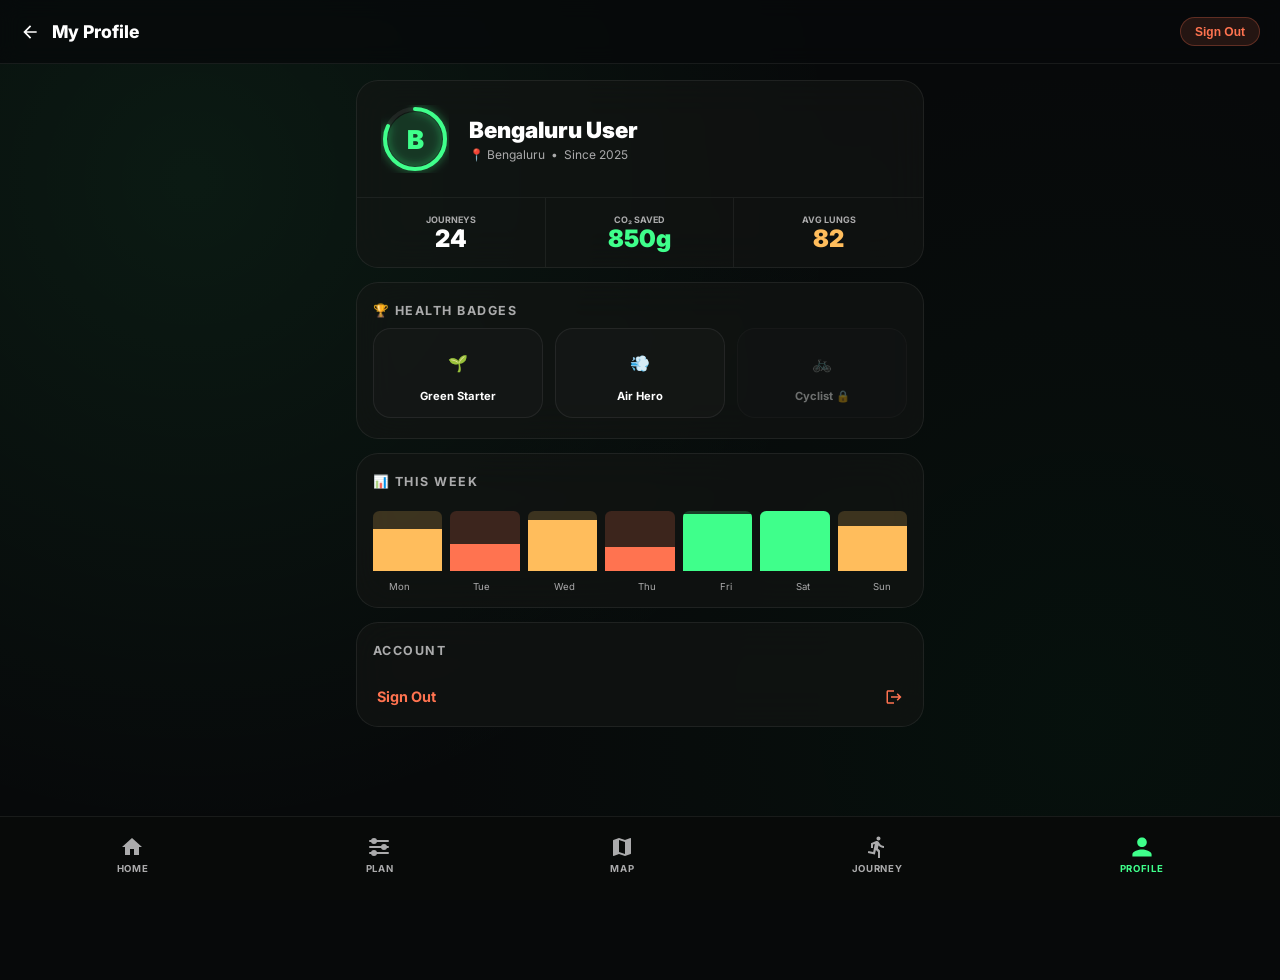
<file: frontend/profile.html>
<!DOCTYPE html>
<html lang="en">

<head>
  <meta charset="utf-8" />
  <meta name="viewport" content="width=device-width,initial-scale=1" />
  <title>GreenPulse — Profile</title>
  <link href="https://fonts.googleapis.com/css2?family=Inter:wght@300;400;600;700;800;900&display=swap"
    rel="stylesheet" />
  <link rel="stylesheet" href="assets/styles.css" />
  <style>
    :root {
      --primary: #3fff8b;
      --surface: #07090a;
      --card-bg: rgba(20, 22, 21, 0.6);
      --border: rgba(255, 255, 255, 0.07);
    }

    body {
      min-height: 100dvh;
      padding-bottom: 90px;
      background: var(--surface);
      color: #fff;
      font-family: 'Inter', sans-serif;
      overflow-x: hidden;
    }

    .page {
      max-width: 600px;
      margin: 0 auto;
      padding: 5rem 1rem 1rem;
    }

    /* Card & Layout Components */
    .card {
      background: var(--card-bg);
      backdrop-filter: blur(20px);
      border-radius: 1.375rem;
      border: 1px solid var(--border);
      overflow: hidden;
      margin-bottom: 0.875rem;
    }

    .sec-title {
      font-size: .78rem;
      font-weight: 700;
      text-transform: uppercase;
      letter-spacing: .12em;
      color: #ababac;
      display: flex;
      align-items: center;
      gap: .5rem;
      padding: 1.25rem 1rem .625rem;
    }

    /* Avatar Ring Logic */
    .avatar-wrap {
      position: relative;
      width: 68px;
      height: 68px;
      flex-shrink: 0;
    }

    .avatar-letter {
      position: absolute;
      inset: 7px;
      border-radius: 50%;
      display: flex;
      align-items: center;
      justify-content: center;
      font-size: 1.625rem;
      font-weight: 900;
      color: var(--primary);
      background: rgba(63, 255, 139, 0.15);
    }

    /* Stat Strip */
    .stat-strip {
      display: grid;
      grid-template-columns: 1fr 1fr 1fr;
      border-top: 1px solid rgba(255, 255, 255, .06);
    }

    .sc {
      display: flex;
      flex-direction: column;
      align-items: center;
      padding: 1rem .5rem;
      gap: .15rem;
    }

    .sc:not(:last-child) {
      border-right: 1px solid rgba(255, 255, 255, .06);
    }

    .sc-big {
      font-size: 1.5rem;
      font-weight: 900;
      line-height: 1;
    }

    .sc-tiny {
      font-size: .56rem;
      font-weight: 700;
      text-transform: uppercase;
      color: #ababac;
    }

    /* Badge Grid */
    .badge-grid {
      display: grid;
      grid-template-columns: repeat(3, 1fr);
      gap: .75rem;
      padding: 0 1rem 1.25rem;
    }

    .bdg {
      display: flex;
      flex-direction: column;
      align-items: center;
      gap: .375rem;
      padding: .875rem .5rem;
      border-radius: 1.125rem;
      background: rgba(24, 26, 25, .6);
      border: 1px solid var(--border);
      text-align: center;
      transition: transform .2s;
    }

    .bdg-icon {
      width: 2.5rem;
      height: 2.5rem;
      border-radius: 50%;
      display: flex;
      align-items: center;
      justify-content: center;
    }

    /* Weekly Chart */
    .week-bars {
      display: flex;
      align-items: flex-end;
      gap: .5rem;
      height: 72px;
      padding: 0 1rem;
    }

    .wbar-wrap {
      flex: 1;
      display: flex;
      flex-direction: column;
      align-items: center;
      justify-content: flex-end;
    }

    .wbar-bg {
      width: 100%;
      border-radius: .4rem .4rem 0 0;
      position: relative;
      overflow: hidden;
    }

    .wbar-fill {
      position: absolute;
      bottom: 0;
      left: 0;
      right: 0;
      height: 0;
      transition: height 1s cubic-bezier(.4, 0, .2, 1);
    }

    /* Toggles */
    .tog {
      position: relative;
      width: 42px;
      height: 23px;
    }

    .tog input {
      opacity: 0;
      width: 0;
      height: 0;
    }

    .tog-sl {
      position: absolute;
      inset: 0;
      border-radius: 999px;
      background: rgba(255, 255, 255, .1);
      cursor: pointer;
      transition: .25s;
    }

    .tog-sl::before {
      content: '';
      position: absolute;
      width: 17px;
      height: 17px;
      left: 3px;
      top: 3px;
      background: #ababac;
      border-radius: 50%;
      transition: .25s;
    }

    .tog input:checked+.tog-sl {
      background: rgba(63, 255, 139, 0.4);
    }

    .tog input:checked+.tog-sl::before {
      transform: translateX(19px);
      background: var(--primary);
    }

    /* Animation */
    @keyframes slideUp {
      from {
        opacity: 0;
        transform: translateY(20px);
      }

      to {
        opacity: 1;
        transform: translateY(0);
      }
    }

    .page>* {
      animation: slideUp .45s cubic-bezier(.32, .72, 0, 1) both;
    }

    .page>*:nth-child(n) {
      animation-delay: calc(0.05s * var(--i, 1));
    }

    .top-bar {
      position: fixed;
      top: 0;
      left: 0;
      right: 0;
      height: 64px;
      display: flex;
      align-items: center;
      justify-content: space-between;
      padding: 0 1.25rem;
      background: rgba(7, 9, 10, 0.8);
      backdrop-filter: blur(10px);
      border-bottom: 1px solid var(--border);
      z-index: 100;
    }

    .sign-out-btn {
      padding: .4rem .875rem;
      border-radius: 999px;
      background: rgba(255, 113, 80, .12);
      border: 1px solid rgba(255, 113, 80, .28);
      color: #ff7350;
      font-size: .75rem;
      font-weight: 700;
      cursor: pointer;
    }
  </style>
</head>

<body class="bio-glow">

  <header class="top-bar">
    <div style="display:flex;align-items:center;gap:.75rem;">
      <a href="dashboard.html" style="text-decoration:none; color:white; display:flex; align-items:center;">
        <svg viewBox="0 0 24 24" width="20" height="20" fill="currentColor">
          <path d="M20 11H7.83l5.59-5.59L12 4l-8 8 8 8 1.41-1.41L7.83 13H20v-2z" />
        </svg>
      </a>
      <span style="font-size:1.1rem;font-weight:800;">My Profile</span>
    </div>
    <button onclick="doLogout()" class="sign-out-btn">Sign Out</button>
  </header>

  <div class="page">
    <div class="card" style="--i:1">
      <div style="padding:1.5rem;display:flex;align-items:center;gap:1.25rem;">
        <div class="avatar-wrap">
          <svg width="68" height="68" viewBox="0 0 68 68" style="transform:rotate(-90deg);position:absolute;">
            <circle cx="34" cy="34" r="30" fill="transparent" stroke="rgba(255,255,255,.07)" stroke-width="4" />
            <circle id="av-ring" cx="34" cy="34" r="30" fill="transparent" stroke="#3fff8b" stroke-width="4"
              stroke-linecap="round" stroke-dasharray="188.5" stroke-dashoffset="188.5"
              style="filter:drop-shadow(0 0 5px rgba(63,255,139,.6)); transition: 1.2s ease;" />
          </svg>
          <div class="avatar-letter" id="av-letter">B</div>
        </div>
        <div>
          <div id="p-name" style="font-size:1.4rem;font-weight:900;">Bengaluru User</div>
          <div id="p-meta"
            style="font-size:.75rem;color:#ababac;margin-top:4px;display:flex;align-items:center;gap:6px;">
            <span id="p-city">📍 Bengaluru</span> • <span id="p-since">Since 2025</span>
          </div>
        </div>
      </div>
      <div class="stat-strip">
        <div class="sc">
          <div class="sc-tiny">Journeys</div>
          <div class="sc-big" id="sc-journeys">24</div>
        </div>
        <div class="sc">
          <div class="sc-tiny">CO₂ Saved</div>
          <div class="sc-big" id="sc-co2" style="color:var(--primary);">850g</div>
        </div>
        <div class="sc">
          <div class="sc-tiny">Avg Lungs</div>
          <div class="sc-big" id="sc-lungs" style="color:#ffbd5c;">82</div>
        </div>
      </div>
    </div>

    <div class="card" style="--i:2">
      <div class="sec-title">🏆 Health Badges</div>
      <div class="badge-grid" id="badge-grid">
        <div class="bdg">
          <div class="bdg-icon">🌱</div>
          <div style="font-size:0.7rem;font-weight:700;">Green Starter</div>
        </div>
        <div class="bdg">
          <div class="bdg-icon">💨</div>
          <div style="font-size:0.7rem;font-weight:700;">Air Hero</div>
        </div>
        <div class="bdg" style="opacity:0.4">
          <div class="bdg-icon">🚲</div>
          <div style="font-size:0.7rem;font-weight:700;">Cyclist 🔒</div>
        </div>
      </div>
    </div>

    <div class="card" style="--i:3">
      <div class="sec-title">📊 This Week</div>
      <div class="week-bars" id="week-bars" style="margin-bottom:10px;">
        <div class="wbar-wrap" style="flex:1;">
          <div class="wbar-bg" style="height:60px; background:#ffbd5c30;">
            <div class="wbar-fill" style="height:70%; background:#ffbd5c;"></div>
          </div>
        </div>
        <div class="wbar-wrap" style="flex:1;">
          <div class="wbar-bg" style="height:60px; background:#ff735030;">
            <div class="wbar-fill" style="height:45%; background:#ff7350;"></div>
          </div>
        </div>
        <div class="wbar-wrap" style="flex:1;">
          <div class="wbar-bg" style="height:60px; background:#ffbd5c30;">
            <div class="wbar-fill" style="height:85%; background:#ffbd5c;"></div>
          </div>
        </div>
        <div class="wbar-wrap" style="flex:1;">
          <div class="wbar-bg" style="height:60px; background:#ff735030;">
            <div class="wbar-fill" style="height:40%; background:#ff7350;"></div>
          </div>
        </div>
        <div class="wbar-wrap" style="flex:1;">
          <div class="wbar-bg" style="height:60px; background:#3fff8b30;">
            <div class="wbar-fill" style="height:95%; background:#3fff8b;"></div>
          </div>
        </div>
        <div class="wbar-wrap" style="flex:1;">
          <div class="wbar-bg" style="height:60px; background:#3fff8b30;">
            <div class="wbar-fill" style="height:100%; background:#3fff8b;"></div>
          </div>
        </div>
        <div class="wbar-wrap" style="flex:1;">
          <div class="wbar-bg" style="height:60px; background:#ffbd5c30;">
            <div class="wbar-fill" style="height:75%; background:#ffbd5c;"></div>
          </div>
        </div>
      </div>
      <div style="display:flex;justify-content:space-around;padding-bottom:15px; font-size:0.6rem; color:#ababac;">
        <span>Mon</span><span>Tue</span><span>Wed</span><span>Thu</span><span>Fri</span><span>Sat</span><span>Sun</span>
      </div>
    </div>

    <div class="card" style="--i:4">
      <div class="sec-title">Account</div>
      <div class="set-row" onclick="doLogout()"
        style="display:flex;justify-content:space-between;padding:1.25rem;cursor:pointer;">
        <div style="color:#ff7350;font-weight:700; font-size:0.9rem;">Sign Out</div>
        <svg viewBox="0 0 24 24" width="18" height="18" fill="#ff7350">
          <path
            d="M17 7l-1.41 1.41L18.17 11H8v2h10.17l-2.58 2.58L17 17l5-5zM4 5h8V3H4c-1.1 0-2 .9-2 2v14c0 1.1.9 2 2 2h8v-2H4V5z" />
        </svg>
      </div>
    </div>
  </div>

  <nav id="bottom-nav"></nav>

  <script src="assets/app.js"></script>
  <script>
    function init() {
      // Avatar Progress Ring Animation
      const circ = 2 * Math.PI * 30;
      const ring = document.getElementById("av-ring");
      ring.style.strokeDasharray = circ;
      setTimeout(() => {
        ring.style.strokeDashoffset = circ - (0.82 * circ); // 82% progress
      }, 500);

      // Dynamic Bottom Nav (if your app.js supports it)
      if (typeof buildBottomNav === 'function') buildBottomNav("profile");
    }

    function doLogout() {
      if (confirm("Are you sure you want to sign out?")) {
        localStorage.removeItem("gp_user");
        window.location.href = "login.html";
      }
    }

    init();
  </script>
</body>

</html>
</file>
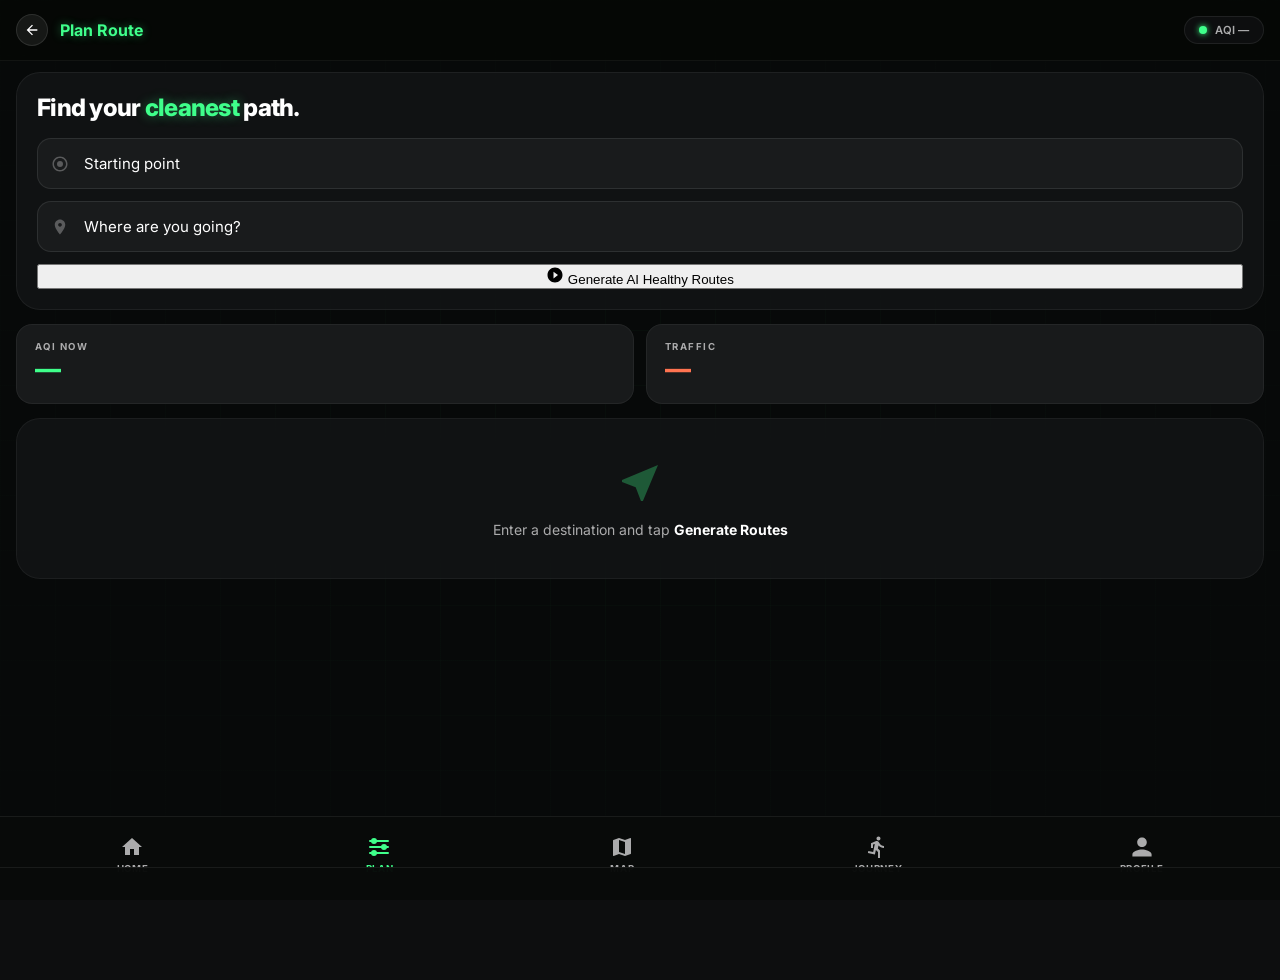
<file: frontend/route-planner.html>
<!DOCTYPE html>
<html lang="en">

<head>
  <meta charset="utf-8" />
  <meta name="viewport" content="width=device-width,initial-scale=1" />
  <title>GreenPulse — Plan Route</title>
  <link href="https://fonts.googleapis.com/css2?family=Inter:wght@300;400;600;700;800&display=swap" rel="stylesheet" />
  <link rel="stylesheet" href="assets/styles.css" />
  <style>
    .phone-frame {
      color: var(--on-surf);
      padding-bottom: 80px;
      min-height: 100dvh;
    }

    .map-bg {
      position: fixed;
      inset: 0;
      z-index: 0;
      background: #070909;
      overflow: hidden;
    }

    .map-grid {
      position: absolute;
      inset: 0;
      opacity: .07;
    }

    main {
      position: relative;
      z-index: 1;
      padding: 4.5rem 1rem 1.5rem;
    }

    .route-aqi-bar {
      height: 5px;
      border-radius: 999px;
      background: rgba(255, 255, 255, .06);
      overflow: hidden;
      margin: .5rem 0;
    }

    .route-aqi-fill {
      height: 100%;
      border-radius: 999px;
      transition: width .8s ease;
    }
  </style>
</head>

<body style="min-height:100dvh;">


  <!-- Map background -->
  <div class="map-bg">
    <svg class="map-grid" xmlns="http://www.w3.org/2000/svg" width="100%" height="100%">
      <defs>
        <pattern id="g" width="55" height="55" patternUnits="userSpaceOnUse">
          <path d="M55 0L0 0 0 55" fill="none" stroke="#3fff8b" stroke-width=".6" />
        </pattern>
      </defs>
      <rect width="100%" height="100%" fill="url(#g)" />
    </svg>
    <!-- Route preview SVG -->
    <svg id="route-svg" style="position:absolute;inset:0;width:100%;height:100%;z-index:1;pointer-events:none"
      xmlns="http://www.w3.org/2000/svg">
      <path d="M15% 85% Q 35% 55% 80% 18%" fill="none" stroke="#3fff8b" stroke-width="5" stroke-linecap="round"
        opacity=".5" style="filter:drop-shadow(0 0 8px #3fff8b)" />
      <path d="M15% 85% C 25% 65% 55% 40% 80% 18%" fill="none" stroke="#ffbd5c" stroke-width="3" stroke-linecap="round"
        opacity=".3" />
      <path d="M15% 85% C 5% 60% 65% 55% 80% 18%" fill="none" stroke="#ff7350" stroke-width="3" stroke-linecap="round"
        opacity=".22" />
    </svg>
    <div
      style="position:absolute;inset:0;background:radial-gradient(ellipse at center,transparent 20%,rgba(7,9,9,0.82) 80%);">
    </div>
  </div>

  <!-- Top bar -->
  <header class="top-bar">
    <div style="display:flex;align-items:center;gap:.75rem;">
      <a href="dashboard.html"
        style="width:2rem;height:2rem;border-radius:50%;background:rgba(255,255,255,.07);border:1px solid rgba(255,255,255,.1);display:flex;align-items:center;justify-content:center;text-decoration:none;color:#fff;flex-shrink:0;">
        <svg viewBox="0 0 24 24" width="16" height="16" fill="currentColor">
          <path d="M20 11H7.83l5.59-5.59L12 4l-8 8 8 8 1.41-1.41L7.83 13H20v-2z" />
        </svg>
      </a>
      <span style="font-size:1rem;font-weight:700;color:#3fff8b;text-shadow:0 0 10px rgba(63,255,139,.4);">Plan
        Route</span>
    </div>
    <div
      style="display:flex;align-items:center;gap:.5rem;padding:.35rem .875rem;border-radius:999px;background:rgba(18,19,21,.7);border:1px solid rgba(255,255,255,.08);">
      <div id="aqi-dot" style="width:8px;height:8px;border-radius:50%;background:#3fff8b;box-shadow:0 0 6px #3fff8b;">
      </div>
      <span style="font-size:.7rem;font-weight:600;color:#ababac;">AQI <span id="hdr-aqi">—</span></span>
    </div>
  </header>

  <main>
    <!-- Search panel -->
    <section class="glass"
      style="border-radius:1.5rem;padding:1.25rem;margin-bottom:.875rem;border:1px solid rgba(255,255,255,.06);">
      <h1 style="font-size:1.5rem;font-weight:800;letter-spacing:-.03em;margin-bottom:1rem;">
        Find your <span style="color:#3fff8b;text-shadow:0 0 12px rgba(63,255,139,.4);">cleanest</span> path.
      </h1>
      <div style="display:flex;flex-direction:column;gap:.75rem;">
        <!-- Origin input with SVG icon -->
        <div class="field-wrap">
          <div class="field-icon">
            <svg viewBox="0 0 24 24" width="18" height="18" fill="#5a5b5c">
              <circle cx="12" cy="12" r="4" />
              <path
                d="M12 2C6.48 2 2 6.48 2 12s4.48 10 10 10 10-4.48 10-10S17.52 2 12 2zm0 18c-4.42 0-8-3.58-8-8s3.58-8 8-8 8 3.58 8 8-3.58 8-8 8z" />
            </svg>
          </div>
          <input id="origin-input" class="gp-input" type="text" placeholder="Starting point" value="" />
        </div>
        <!-- Destination input -->
        <div class="field-wrap">
          <div class="field-icon">
            <svg viewBox="0 0 24 24" width="18" height="18" fill="#5a5b5c">
              <path
                d="M12 2C8.13 2 5 5.13 5 9c0 5.25 7 13 7 13s7-7.75 7-13c0-3.87-3.13-7-7-7zm0 9.5c-1.38 0-2.5-1.12-2.5-2.5s1.12-2.5 2.5-2.5 2.5 1.12 2.5 2.5-1.12 2.5-2.5 2.5z" />
            </svg>
          </div>
          <input id="dest-input" class="gp-input" type="text" placeholder="Where are you going?" />
        </div>
        <button class="btn-primary" id="plan-btn" onclick="planRoutes()">
          <svg viewBox="0 0 24 24" width="18" height="18" fill="currentColor">
            <path d="M12 2C6.48 2 2 6.48 2 12s4.48 10 10 10 10-4.48 10-10S17.52 2 12 2zm-2 14.5v-9l6 4.5-6 4.5z" />
          </svg>
          Generate AI Healthy Routes
        </button>
      </div>
    </section>

    <!-- Stats row -->
    <div style="display:grid;grid-template-columns:1fr 1fr;gap:.75rem;margin-bottom:.875rem;">
      <div class="stat-chip glass" style="border:1px solid rgba(255,255,255,.05);">
        <span class="lbl">AQI Now</span>
        <span class="val" id="s-aqi" style="color:#3fff8b">—</span>
        <span class="sub" id="s-aqi-cat"></span>
      </div>
      <div class="stat-chip glass" style="border:1px solid rgba(255,255,255,.05);">
        <span class="lbl">Traffic</span>
        <span class="val" id="s-traffic" style="color:#ff7350">—</span>
        <span class="sub" id="s-temp"></span>
      </div>
    </div>

    <!-- Results -->
    <div id="results-area">
      <div class="glass"
        style="border-radius:1.5rem;padding:2.5rem 1rem;text-align:center;border:1px solid rgba(255,255,255,.05);">
        <svg viewBox="0 0 24 24" width="48" height="48" fill="rgba(63,255,139,.3)"
          style="margin:0 auto .875rem;display:block;">
          <path d="M21 3L3 10.53v.98l6.84 2.65L12.48 21h.98L21 3z" />
        </svg>
        <p style="color:#ababac;font-size:.875rem;">Enter a destination and tap <strong style="color:#fff;">Generate
            Routes</strong></p>
      </div>
    </div>

    <!-- Departure window -->
    <div id="window-card" style="display:none;margin-top:.875rem;" class="glass"
      style="border-radius:1.5rem;padding:1rem 1.125rem;border:1px solid rgba(63,255,139,.15);">
      <div style="display:flex;align-items:center;gap:.875rem;">
        <div
          style="width:2.5rem;height:2.5rem;border-radius:50%;background:rgba(63,255,139,.15);border:1.5px solid rgba(63,255,139,.35);display:flex;align-items:center;justify-content:center;flex-shrink:0;">
          <svg viewBox="0 0 24 24" width="20" height="20" fill="#3fff8b">
            <path
              d="M15 1H9v2h6V1zm-4 13h2V8h-2v6zm8.03-6.61l1.42-1.42c-.43-.51-.9-.99-1.41-1.41l-1.42 1.42C16.07 4.74 14.12 4 12 4c-4.97 0-9 4.03-9 9s4.02 9 9 9 9-4.03 9-9c0-2.12-.74-4.07-1.97-5.61zM12 20c-3.87 0-7-3.13-7-7s3.13-7 7-7 7 3.13 7 7-3.13 7-7 7z" />
          </svg>
        </div>
        <div>
          <div
            style="font-size:.6rem;color:#3fff8b;font-weight:700;text-transform:uppercase;letter-spacing:.1em;margin-bottom:.15rem;">
            AI Departure Window</div>
          <div id="win-text" style="font-weight:700;font-size:.9375rem;"></div>
          <div id="win-insight" style="font-size:.75rem;color:#ababac;margin-top:.1rem;line-height:1.4;"></div>
        </div>
      </div>
    </div>
  </main>

  <nav id="bottom-nav"></nav>
  </div>

  <script src="assets/app.js"></script>
  <script>
    buildBottomNav("route");

    // Load AQI on start
    (async () => {
      try {
        const d = await API.dashboard();
        document.getElementById("hdr-aqi").textContent = d.aqi;
        document.getElementById("aqi-dot").style.background = d.aqi_category.color;
        document.getElementById("aqi-dot").style.boxShadow = `0 0 6px ${d.aqi_category.color}`;
        document.getElementById("s-aqi").textContent = d.aqi;
        document.getElementById("s-aqi").style.color = d.aqi_category.color;
        document.getElementById("s-aqi-cat").textContent = d.aqi_category.label;
        document.getElementById("s-traffic").textContent = d.aqi < 60 ? "Low" : d.aqi < 120 ? "Moderate" : "High";
        document.getElementById("s-temp").textContent = `${d.temperature}°C`;
      } catch (_) { }
    })();

    async function planRoutes() {
      const orig = document.getElementById("origin-input").value.trim();
      const dest = document.getElementById("dest-input").value.trim();
      if (!dest) {
        document.getElementById("dest-input").style.borderColor = "rgba(255,113,80,.6)";
        document.getElementById("dest-input").focus();
        setTimeout(() => document.getElementById("dest-input").style.borderColor = "", 2000);
        return;
      }
      const origin = orig || "Current Location";
      const btn = document.getElementById("plan-btn");
      btn.disabled = true;
      btn.innerHTML = `<div style="width:18px;height:18px;border:2px solid var(--on-pri);border-top-color:transparent;border-radius:50%;" class="spin"></div> Analysing with Gemini AI…`;

      const area = document.getElementById("results-area");
      showLoading(area, "Running multi-criteria health analysis…");

      try {
        const data = await API.routes(origin, dest);
        renderRoutes(data, origin, dest);
      } catch (e) {
        showError(area, "Could not reach GreenPulse API.");
      } finally {
        btn.disabled = false;
        btn.innerHTML = `<svg viewBox="0 0 24 24" width="18" height="18" fill="currentColor"><path d="M12 2C6.48 2 2 6.48 2 12s4.48 10 10 10 10-4.48 10-10S17.52 2 12 2zm-2 14.5v-9l6 4.5-6 4.5z"/></svg> Generate AI Healthy Routes`;
      }
    }

    function selectRoute(rank) {
      // 1. Get the route data (from the Gemini response)
      const selectedRoute = currentRoutes.find(r => r.rank === rank);

      // 2. Store it temporarily in localStorage so journey.html can access it
      localStorage.setItem("active_journey", JSON.stringify({
        rank: selectedRoute.rank,
        co2_saved: selectedRoute.co2_saved,
        lungs_score: selectedRoute.lungs_score,
        origin: document.getElementById('origin').value,
        destination: document.getElementById('destination').value
      }));

      // 3. Move to the journey page
      window.location.href = "journey.html";
    }

    function renderRoutes(data, orig, dest) {
      const area = document.getElementById("results-area");
      area.innerHTML = data.ranked_routes.map((r, i) => `
    <a href="journey.html?rank=${r.rank}&origin=${encodeURIComponent(orig)}&dest=${encodeURIComponent(dest)}"
       class="route-card glass"
       style="margin-bottom:.75rem;border:1px solid ${r.color}20;"
       onmouseover="this.style.boxShadow='0 0 24px ${r.color}20'"
       onmouseout="this.style.boxShadow=''">
      <div style="display:flex;align-items:flex-start;justify-content:space-between;margin-bottom:.875rem;">
        <div>
          <span class="badge" style="color:${r.color};border-color:${r.color}44;background:${r.color}15">${r.tag}</span>
          <div style="font-size:1rem;font-weight:800;margin-top:.5rem;">${r.name}</div>
        </div>
        <div style="text-align:right;flex-shrink:0;">
          <div style="font-size:2rem;font-weight:900;color:${r.color};line-height:1;">${r.lungs_score}</div>
          <div style="font-size:.55rem;font-weight:700;text-transform:uppercase;letter-spacing:.1em;color:${r.color}88;">Lungs Score</div>
        </div>
      </div>
      <div style="display:flex;gap:1rem;font-size:.8125rem;margin-bottom:.75rem;flex-wrap:wrap;">
        <span style="display:flex;align-items:center;gap:.3rem;">
          <svg viewBox="0 0 24 24" width="14" height="14" fill="#ababac"><path d="M11.99 2C6.47 2 2 6.48 2 12s4.47 10 9.99 10C17.52 22 22 17.52 22 12S17.52 2 11.99 2zM12 20c-4.42 0-8-3.58-8-8s3.58-8 8-8 8 3.58 8 8-3.58 8-8 8zm.5-13H11v6l5.25 3.15.75-1.23-4.5-2.67V7z"/></svg>
          ${r.duration_min} min
        </span>
        <span style="display:flex;align-items:center;gap:.3rem;">
          <svg viewBox="0 0 24 24" width="14" height="14" fill="#ababac"><path d="M20 8h-3V4H3c-1.1 0-2 .9-2 2v11h2c0 1.66 1.34 3 3 3s3-1.34 3-3h6c0 1.66 1.34 3 3 3s3-1.34 3-3h2v-5l-3-4zM6 18.5c-.83 0-1.5-.67-1.5-1.5s.67-1.5 1.5-1.5 1.5.67 1.5 1.5-.67 1.5-1.5 1.5zm13.5-9l1.96 2.5H17V9.5h2.5zm-1.5 9c-.83 0-1.5-.67-1.5-1.5s.67-1.5 1.5-1.5 1.5.67 1.5 1.5-.67 1.5-1.5 1.5z"/></svg>
          ${r.distance_km} km
        </span>
        <span style="display:flex;align-items:center;gap:.3rem;">
          <svg viewBox="0 0 24 24" width="14" height="14" fill="${r.color}"><path d="M17 8C8 10 5.9 16.17 3.82 21L5.71 22l1-2.3A4.49 4.49 0 0 0 8 20c4 0 4-2 8-2s4 2 8 2V4c-1 0-3 .75-7 4z"/></svg>
          ${r.co2_saved_g}g CO₂
        </span>
      </div>
      <div class="route-aqi-bar"><div class="route-aqi-fill" style="width:${Math.min(100, (r.aqi_avg / 200) * 100)}%;background:${r.color};"></div></div>
      <div style="display:flex;align-items:center;justify-content:space-between;margin-top:.375rem;">
        <span style="font-size:.75rem;color:#ababac;">AQI ${r.aqi_avg}</span>
        <span style="font-size:.75rem;color:${r.color}88;">${r.leave_window}</span>
      </div>
      <p style="font-size:.75rem;color:#ababac;margin-top:.5rem;line-height:1.4;">${r.health_benefit}</p>
    </a>
  `).join("");

      // Departure window card
      const wc = document.getElementById("window-card");
      wc.style.display = "block";
      document.getElementById("win-text").textContent = data.best_window_minutes === 0 ? "Leave now — air is cleanest!" : `Best to leave in ${data.best_window_minutes} minutes.`;
      document.getElementById("win-insight").textContent = data.ai_insight || "";
    }
  </script>
  <nav id="bottom-nav"
    class="fixed bottom-0 left-0 right-0 bg-[#121315]/80 backdrop-blur-lg border-t border-white/5 flex justify-around items-center py-3 px-2 z-50">
  </nav>
</body>

</html>
</file>
<file: frontend/assets/styles.css>
/* GreenPulse Design System v3.1 — Full Screen & Database Integrated */
:root {
  --surface: #0d0e0f;
  --s-low: #121315;
  --s-mid: #181a1b;
  --s-high: #1e2021;
  --s-highest: #242627;
  --primary: #3fff8b;
  --pri-cont: #13ea79;
  --on-pri: #004f24;
  --secondary: #ff7350;
  --tertiary: #ffbd5c;
  --on-surf: #ffffff;
  --on-sv: #ababac;
  --outline: #474849;
  --sheet-bg: rgba(10, 13, 11, 0.97);
}

* {
  box-sizing: border-box;
  margin: 0;
  padding: 0;
}

html,
body {
  min-height: 100dvh;
  font-family: 'Inter', sans-serif;
  background: var(--surface);
  color: var(--on-surf);
  -webkit-font-smoothing: antialiased;
  /* Prevent content from hiding behind the bottom nav */
  padding-bottom: 80px;
}

/* ── Bio glow bg ── */
.bio-glow {
  background: radial-gradient(circle at 15% 20%, rgba(63, 255, 139, .07) 0%, transparent 50%), radial-gradient(circle at 85% 80%, rgba(0, 72, 32, .12) 0%, transparent 50%), var(--surface);
}

/* ── Glass ── */
.glass {
  background: rgba(24, 26, 27, .6);
  backdrop-filter: blur(20px);
  -webkit-backdrop-filter: blur(20px);
}

/* ── Top bar ── */
.top-bar {
  position: fixed;
  top: 0;
  left: 0;
  right: 0;
  z-index: 100;
  display: flex;
  align-items: center;
  justify-content: space-between;
  padding: .875rem 1rem;
  background: rgba(5, 8, 6, .8);
  backdrop-filter: blur(24px);
  -webkit-backdrop-filter: blur(24px);
  border-bottom: 1px solid rgba(255, 255, 255, .05);
}

/* ── Bottom nav (Fixed & Modern) ── */
#bottom-nav {
  position: fixed;
  bottom: 0;
  left: 0;
  right: 0;
  z-index: 100;
  display: flex;
  justify-content: space-around;
  padding: .75rem .5rem 1.25rem;
  background: rgba(9, 11, 10, .96);
  backdrop-filter: blur(24px);
  -webkit-backdrop-filter: blur(24px);
  border-top: 1px solid rgba(255, 255, 255, .07);
}

#bottom-nav a {
  display: flex;
  flex-direction: column;
  align-items: center;
  gap: 4px;
  padding: .375rem .625rem;
  border-radius: .875rem;
  text-decoration: none;
  transition: all .2s;
  font-size: .6rem;
  font-weight: 700;
  text-transform: uppercase;
  letter-spacing: .07em;
}

#bottom-nav a.active {
  color: var(--primary);
}

#bottom-nav a:not(.active) {
  color: var(--on-sv);
}

#bottom-nav svg {
  width: 24px;
  height: 24px;
}

/* ── Journey Control (The Finish Button) ── */
.journey-controls {
  padding: 1rem;
  position: sticky;
  bottom: 85px;
  /* Sits exactly above the nav bar */
  z-index: 10;
}

.btn-complete {
  width: 100%;
  display: flex;
  align-items: center;
  justify-content: center;
  gap: .75rem;
  padding: 1.125rem;
  border: none;
  border-radius: 1.25rem;
  cursor: pointer;
  background: linear-gradient(135deg, var(--primary), #00ffcc);
  color: var(--on-pri);
  font-weight: 800;
  font-size: 1rem;
  text-transform: uppercase;
  letter-spacing: 0.05em;
  box-shadow: 0 10px 30px rgba(63, 255, 139, 0.3);
  transition: all 0.2s ease;
}

.btn-complete:active {
  transform: scale(0.96);
  opacity: 0.9;
}

/* ── Inputs ── */
.field-wrap {
  position: relative;
}

.field-icon {
  position: absolute;
  left: .875rem;
  top: 50%;
  transform: translateY(-50%);
  display: flex;
  pointer-events: none;
  z-index: 2;
}

.gp-input {
  width: 100%;
  background: rgba(28, 30, 31, .85) !important;
  border: 1px solid rgba(255, 255, 255, .09);
  border-radius: .875rem;
  padding: .9375rem 1rem .9375rem 2.875rem;
  color: #fff !important;
  -webkit-text-fill-color: #fff !important;
  caret-color: var(--primary);
  font-family: 'Inter', sans-serif;
  font-size: .9375rem;
  outline: none;
  transition: border-color .2s, box-shadow .2s;
  -webkit-appearance: none;
}

.gp-input:focus {
  border-color: rgba(63, 255, 139, .45);
  box-shadow: 0 0 0 3px rgba(63, 255, 139, .1);
}

/* ── Stat chip ── */
.stat-chip {
  padding: 1rem 1.125rem;
  border-radius: 1rem;
  display: flex;
  flex-direction: column;
  gap: .2rem;
  background: var(--s-mid);
  border: 1px solid rgba(255, 255, 255, 0.05);
}

.stat-chip .lbl {
  font-size: .6rem;
  font-weight: 700;
  text-transform: uppercase;
  letter-spacing: .15em;
  color: var(--on-sv);
}

.stat-chip .val {
  font-size: 1.625rem;
  font-weight: 800;
  line-height: 1.1;
}

/* ── Animations ── */
@keyframes spin {
  to {
    transform: rotate(360deg);
  }
}

.spin {
  animation: spin .8s linear infinite;
}

@keyframes slideUp {
  from {
    transform: translateY(100%);
  }

  to {
    transform: translateY(0);
  }
}

.animate-slide-up {
  animation: slideUp 0.4s cubic-bezier(0.32, 0.72, 0, 1);
}

/* ── Bottom sheet ── */
.bottom-sheet {
  position: fixed;
  left: 0;
  right: 0;
  bottom: 0;
  z-index: 200;
  background: var(--sheet-bg);
  border-radius: 1.5rem 1.5rem 0 0;
  border-top: 1px solid rgba(255, 255, 255, .08);
  backdrop-filter: blur(32px);
  -webkit-backdrop-filter: blur(32px);
  transition: transform .35s cubic-bezier(.32, .72, 0, 1);
}

/* ── Scrollbars ── */
::-webkit-scrollbar {
  width: 3px;
}

::-webkit-scrollbar-thumb {
  background: rgba(255, 255, 255, .1);
  border-radius: 99px;
}

#hover-tooltip {
  position: fixed;
  pointer-events: none;
  /* Crucial: mouse ignores the box so it doesn't flicker */
  z-index: 1000;
  background: rgba(13, 14, 15, 0.9);
  backdrop-filter: blur(12px);
  border: 1px solid rgba(63, 255, 139, 0.3);
  border-radius: 12px;
  padding: 12px 16px;
  color: white;
  display: none;
  /* Hidden by default */
  box-shadow: 0 10px 30px rgba(0, 0, 0, 0.5);
  transition: transform 0.1s ease-out;
}

.tooltip-row {
  display: flex;
  justify-content: space-between;
  gap: 20px;
  margin-top: 4px;
}

.tooltip-label {
  font-size: 10px;
  font-weight: 700;
  text-transform: uppercase;
  color: #ababac;
}

.tooltip-val {
  font-size: 14px;
  font-weight: 800;
  color: var(--primary);
}

#map {
  height: 100vh;
  /* This makes it fill the whole screen */
  width: 100%;
  background: #0d0e0f;
  /* Matches your dark theme */
}
</file>
